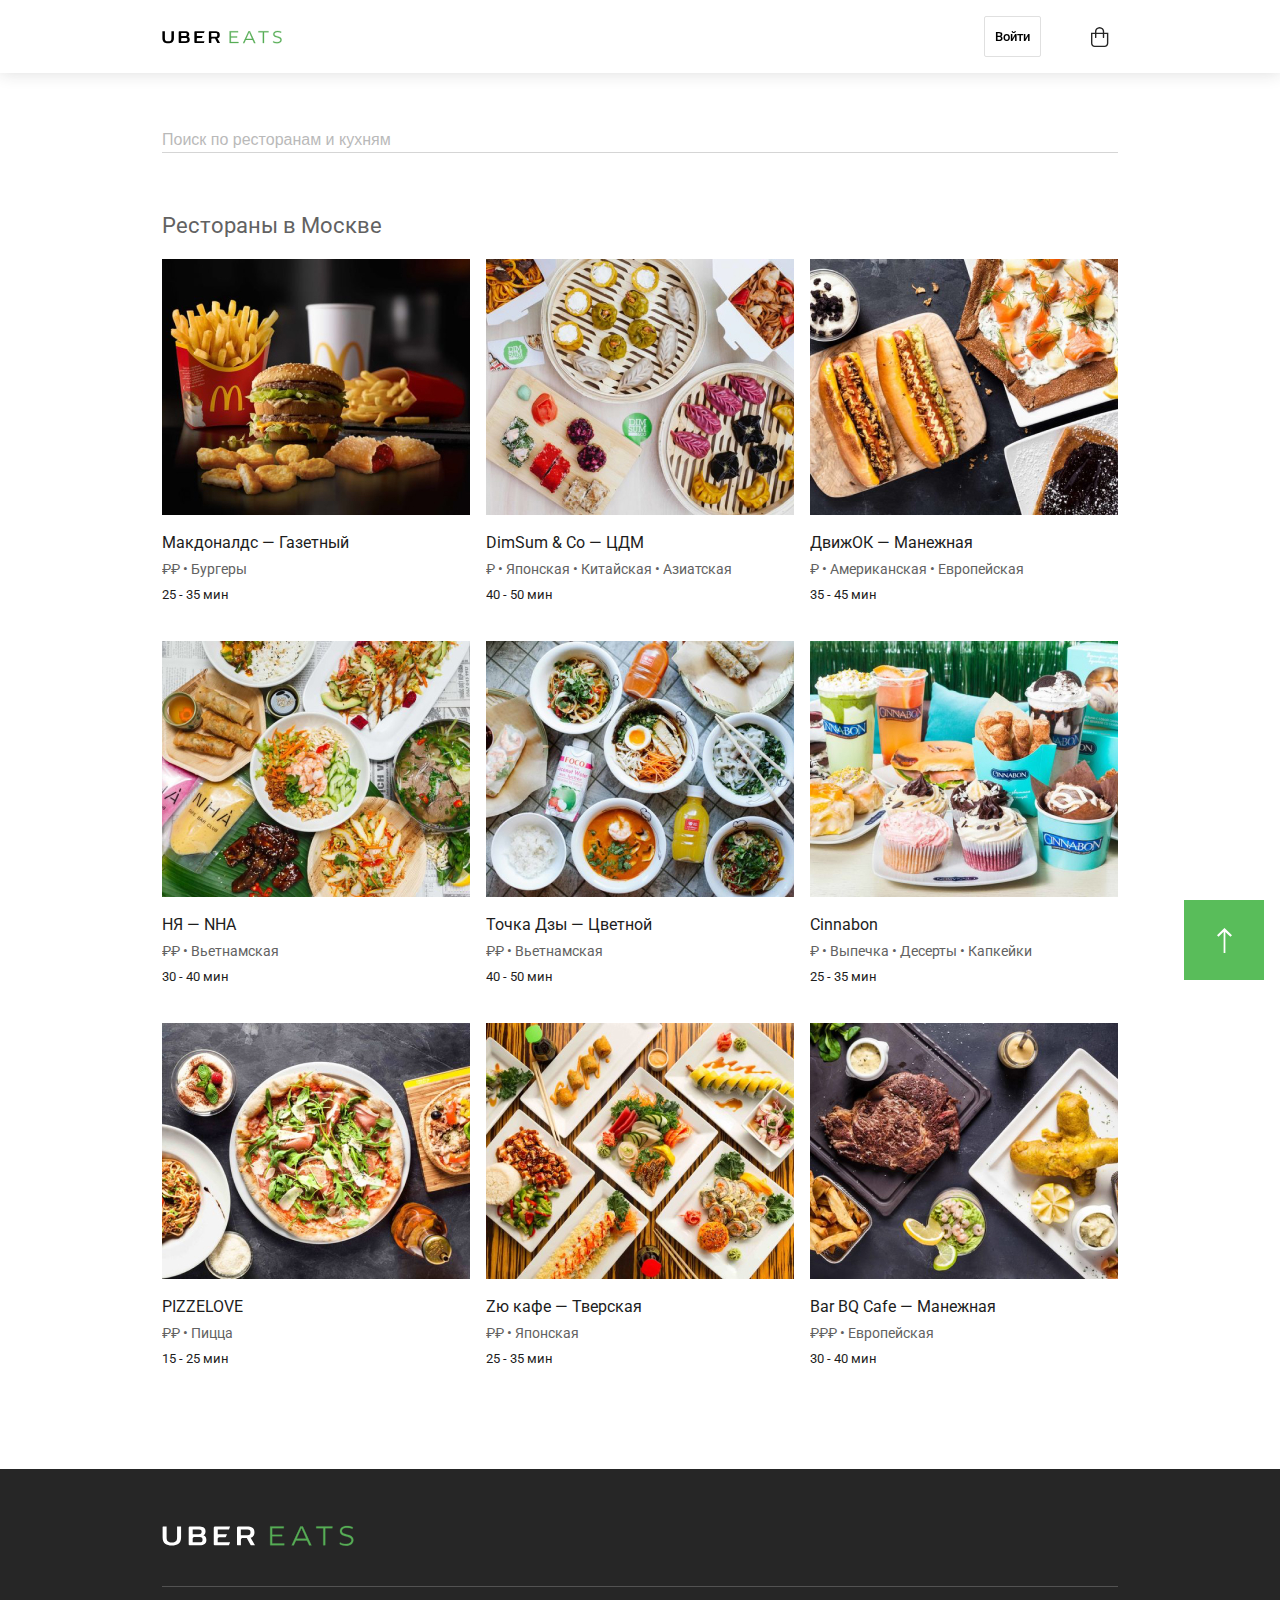
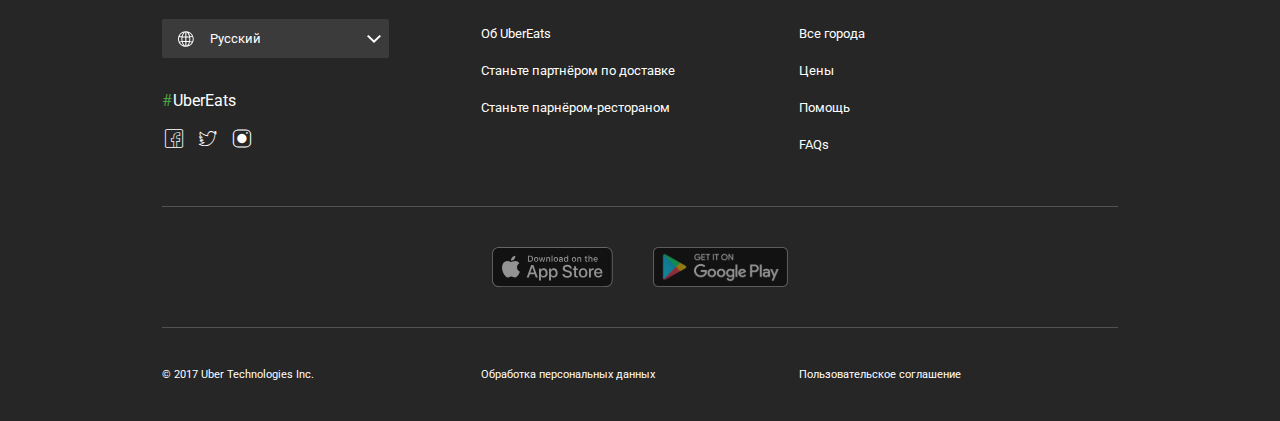
<file: index.html>
<!DOCTYPE html>
<html lang="ru">
<head>
    <meta charset="UTF-8">
    <meta http-equiv="X-UA-Compatible" content="IE=edge">
    <meta name="viewport" content="width=device-width, initial-scale=1.0">
    <link rel="stylesheet" href="css/style.css">
    <title>Uber Eats</title>
</head>
<body>
    <div class="wrapper">
        <header class="header">
            <div class="header__content container">
                <a class="header__logo" href="index.html">
                    <img class="logo" src="images/black-logo.svg" alt="logo">
                </a>
                <div class="header__items">
                    <a class="header__btn btn" href="#">Войти</a>
                    <a class="header__icon icon-basket" href="#" ></a>
                </div>
            </div>
        </header>
        <main class="main">
            <div class="search">
                <div class="container">
                    <form class="search__form" action="#" >
                        <input class="search__input-field" type="text" name="form-field" placeholder="Поиск по ресторанам и кухням" >
                    </form>
                </div>
            </div>
            <div class="container">
                <h2 class="main__title">Рестораны в Москве</h2>
                <div class="main__list">
                    <a class="main__item" href="restaurant.html">
                        <img class="main__image" src="images/mcdonalds.jpg" alt="McDonalds"></img>
                        <div class="main__description">
                            <h3 class="main__subtitle">Макдоналдс — Газетный</h3>
                            <p class="main__text">₽₽ • Бургеры</p>
                            <p class="main__timing">25 - 35 мин</p>
                        </div>
                    </a>
                    <a class="main__item" href="restaurant.html">
                        <img class="main__image" src="images/dimsum.jpg" alt="DimSum">
                        <div class="main__description">
                            <h3 class="main__subtitle">DimSum & Co — ЦДМ</h3>
                            <p class="main__text">₽ • Японская • Китайская • Азиатская</p>
                            <p class="main__timing">40 - 50 мин</p>
                        </div>
                    </a>
                    <a class="main__item" href="restaurant.html">
                        <img class="main__image" src="images/dvijok.jpg" alt="Dvijok" >
                        <div class="main__description">
                            <h3 class="main__subtitle">ДвижОК — Манежная</h3>
                            <p class="main__text">₽ • Американская • Европейская</p>
                            <p class="main__timing">35 - 45 мин</p>
                        </div>
                    </a>
                    <a class="main__item" href="restaurant.html">
                        <img class="main__image" src="images/nia.jpg" alt="Nia">
                        <div class="main__description">
                            <h3 class="main__subtitle">НЯ — NHA</h3>
                            <p class="main__text">₽₽ • Вьетнамская</p>
                            <p class="main__timing">30 - 40 мин</p>
                        </div>
                    </a>
                    <a class="main__item" href="restaurant.html">
                        <img class="main__image" src="images/tochka-dzi.jpg" alt="TockaDzi">
                        <div class="main__description">
                            <h3 class="main__subtitle">Точка Дзы — Цветной</h3>
                            <p class="main__text">₽₽ • Вьетнамская</p>
                            <p class="main__timing">40 - 50 мин</p>
                        </div>
                    </a>
                    <a class="main__item" href="restaurant.html">
                        <img class="main__image" src="images/cinnabon.jpg" alt="Cinnabon">
                        <div class="main__description">
                            <h3 class="main__subtitle">Cinnabon</h3>
                            <p class="main__text">₽ • Выпечка • Десерты • Капкейки</p>
                            <p class="main__timing">25 - 35 мин</p>
                        </div>
                    </a>
                    <a class="main__item" href="restaurant.html">
                        <img class="main__image" src="images/pizzelove.jpg" alt="PizzeLove">
                        <div class="main__description">
                            <h3 class="main__subtitle">PIZZELOVE</h3>
                            <p class="main__text">₽₽ • Пицца</p>
                            <p class="main__timing">15 - 25 мин</p>
                        </div>
                    </a>
                    <a class="main__item" href="restaurant.html">
                        <img class="main__image" src="images/ziu-cafe.jpg" alt="Ziu-cafe">
                        <div class="main__description">
                            <h3 class="main__subtitle">Zю кафе — Тверская</h3>
                            <p class="main__text">₽₽ • Японская</p>
                            <p class="main__timing">25 - 35 мин</p>
                        </div>
                    </a>
                    <a class="main__item" href="restaurant.html">
                        <img class="main__image" src="images/bar-bq-cafe.jpg" alt="BQ-cafe">
                        <div class="main__description">
                            <h3 class="main__subtitle">Bar BQ Cafe — Манежная</h3>
                            <p class="main__text">₽₽₽ • Европейская</p>
                            <p class="main__timing">30 - 40 мин</p>
                        </div>
                    </a>
                </div>
            </div>
        </main>
        <footer class="footer">
            <div class="container">
                <div class="footer__logo">
                    <img class="footer__footer-logo" src="images/white-logo.svg" alt="logo">
                </div>
                <div class="footer__information">
                    <div class="footer__item">
                        <div class="footer__language dropdown">
                            <button class="btn-lang dropbtn" onclick="myFunction()">Русский</button>
                            <div class="btn-lang-content dropdown-content" id="myDropdown">
                                <a class="btn-lang-content__link" href="#">Русский</a>
                                <a class="btn-lang-content__link" href="#">Український</a>
                                <a class="btn-lang-content__link" href="#">English</a>
                            </div>
                        </div>
                        <div class="footer__social-network">
                            <div class="hash-tag">
                                <p class="hash-tag__text"><span class="hash-tag__grid">#</span>UberEats</p>
                            </div>
                            <div class="social-network">
                                <div class="social-network__list">
                                    <a class="social-network__link icon-fb" href="#"></a>
                                    <a class="social-network__link icon-twitter" href="#"></a>
                                    <a class="social-network__link icon-instagram" href="#"></a>
                                </div>
                            </div>
                        </div>
                    </div>
                    <div class="footer__item">
                        <a class="footer__link" href="#">Об UberEats</a>
                        <a class="footer__link" href="#">Станьте партнёром по доставке</a>
                        <a class="footer__link" href="#">Станьте парнёром-рестораном</a>
                    </div>
                    <div class="footer__item">
                        <a class="footer__link" href="#">Все города</a>
                        <a class="footer__link" href="#">Цены</a>
                        <a class="footer__link" href="#">Помощь</a>
                        <a class="footer__link" href="#">FAQs</a>
                    </div>
                </div>
                <div class="footer__item-download">
                    <div class="footer__item-download-content">
                        <a class="footer__item-download-link" href="#">
                            <picture>
                                <source srcset="images/app-store.svg" media="(min-width:768px)">
                                <source srcset="images/app-store-mobile.svg" media="(max-width:767px)">
                                <img class="footer__item-download-image" src="images/app-store.svg" alt="app-store">
                            </picture>
                        </a>
                        <a class="footer__item-download-link" href="#">
                            <picture>
                                <source srcset="images/google-play.svg" media="(min-width:768px)">
                                <source srcset="images/google-play-mobile.svg" media="(max-width:767px)">
                                <img class="footer__item-download-image" src="images/google-play.svg" alt="google-play">
                            </picture>
                        </a>
                    </div>
                </div>
                <div class="footer__bottom">
                    <div class="footer__bottom-content">
                        <p class="footer__bottom-copyright">© 2017 Uber Technologies Inc.</p>
                        <a class="footer__bottom-link" href="#">Обработка персональных данных</a>
                        <a class="footer__bottom-link" href="#">Пользовательское соглашение</a>
                    </div>
                </div>
                <div class="btn-top">
                    <img src="images/btn-top-arrow.svg" alt="arrow">
                </div>
            </div>
        </footer>
    </div>
    <script src="https://code.jquery.com/jquery-3.6.0.min.js"></script>
    <script src="js/script.js"></script>
</body>
</html>
</file>
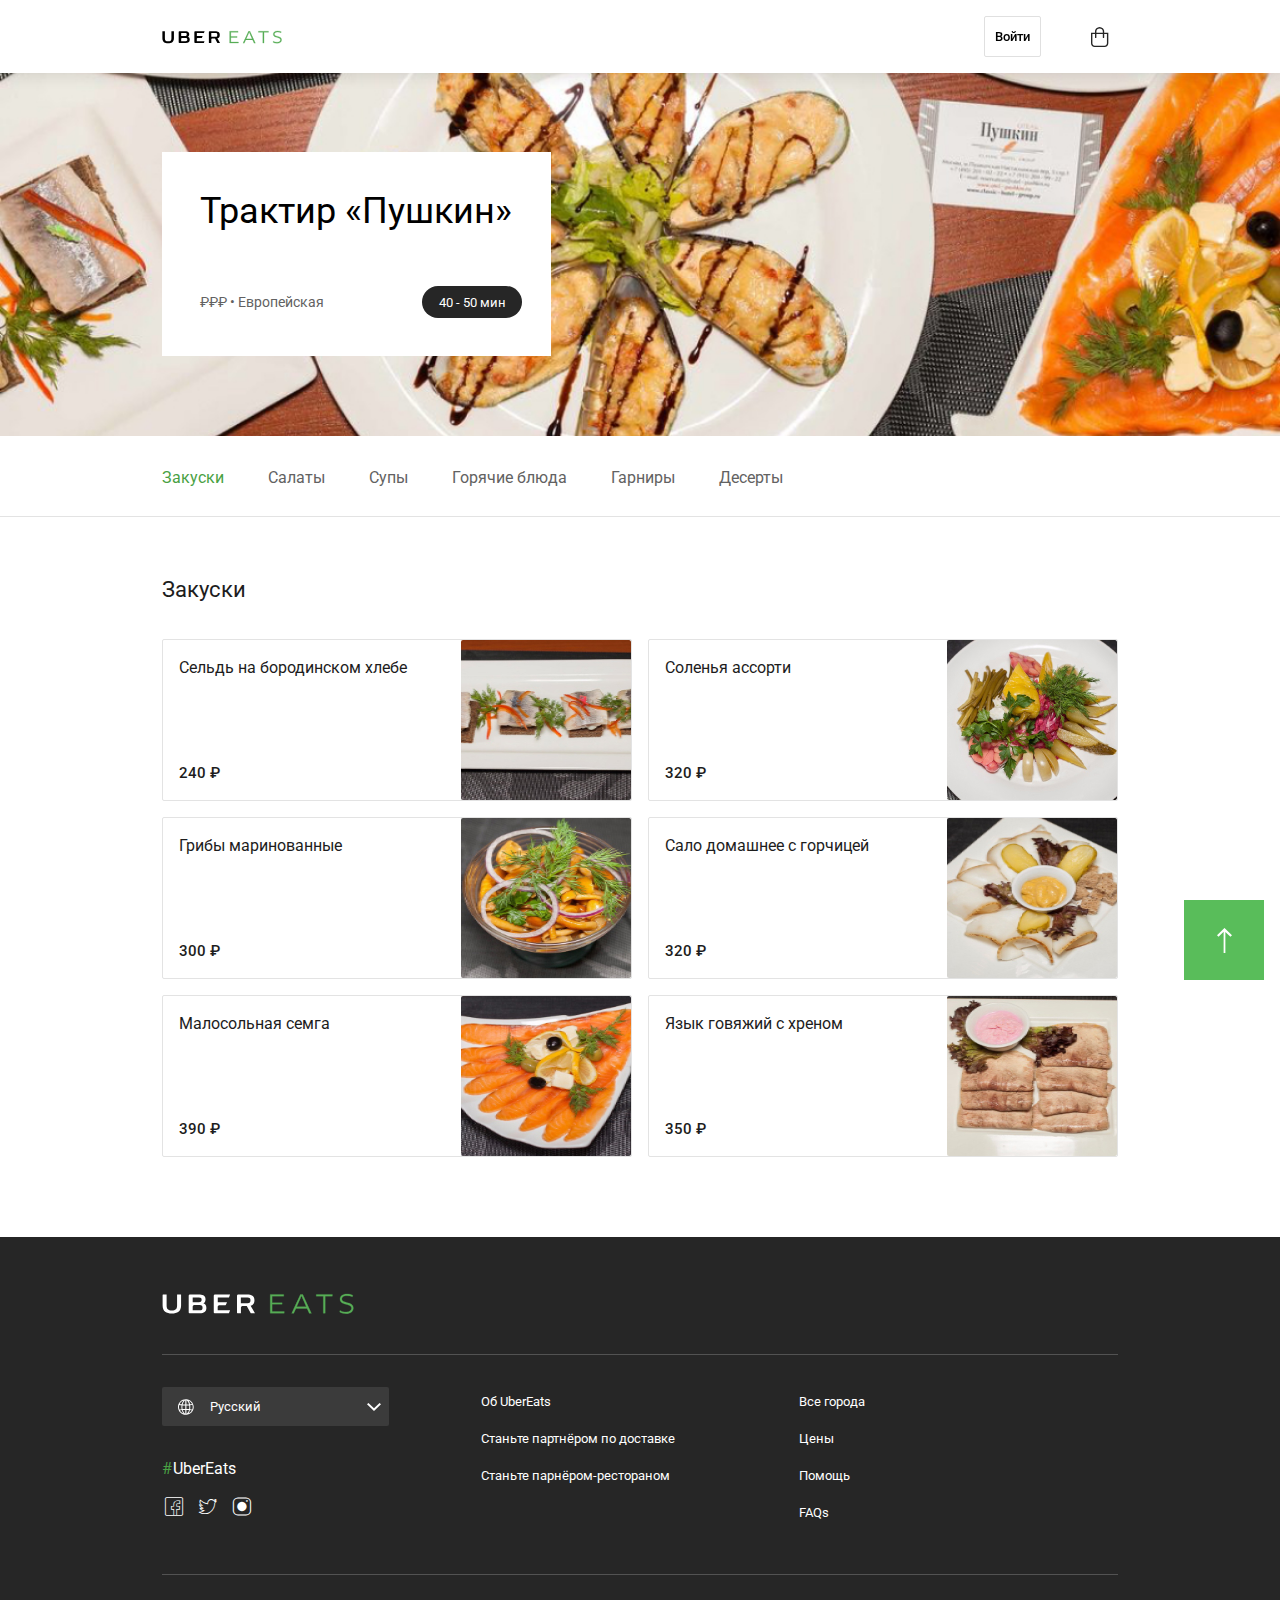
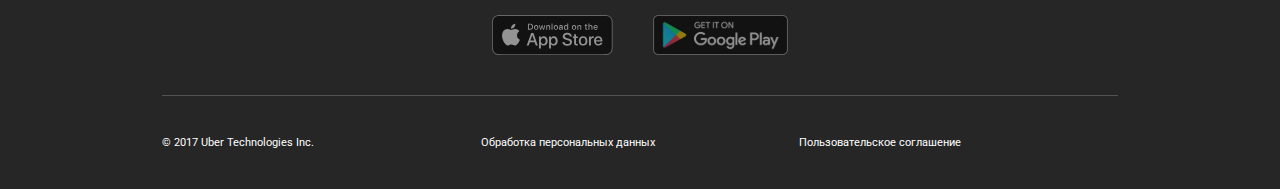
<file: restaurant.html>
<!DOCTYPE html>
<html lang="ru">
<head>
    <meta charset="UTF-8">
    <meta http-equiv="X-UA-Compatible" content="IE=edge">
    <meta name="viewport" content="width=device-width, initial-scale=1.0">
    <link rel="stylesheet" href="css/style.css">
    <title>Uber Eats</title>
</head>
<body>
    <div class="wrapper">
        <header class="header">
            <div class="header__content container">
                <a class="header__logo" href="index.html">
                    <img class="logo" src="images/black-logo.svg" alt="logo">
                </a>
                <div class="header__items">
                    <a class="header__btn btn" href="#">Войти</a>
                    <a class="header__icon icon-basket" href="#" ></a>
                </div>
            </div>
        </header>
        <main class="restaurant">
            <div class="restaurant-block">
                <div class="container">
                    <div class="restaurant-card">
                        <h2 class="restaurant-card__title">Трактир «Пушкин»</h2>
                        <div class="restaurant-card__description">
                            <p class="restaurant-card__text">₽₽₽ • Европейская</p>
                            <div class="restaurant-card__timing">
                                <p class="restaurant-card__timing-text">40 - 50 мин</p>
                            </div>
                        </div>
                    </div>
                </div>
            </div>
            <div class="restaurant-nav">
                <div class="container">
                    <nav class="restaurant-nav__menu">
                        <a class="restaurant-nav__link" href="#">Закуски</a>
                        <a class="restaurant-nav__link" href="#">Салаты</a>
                        <a class="restaurant-nav__link" href="#">Супы</a>
                        <a class="restaurant-nav__link" href="#">Горячие блюда</a>
                        <a class="restaurant-nav__link" href="#">Гарниры</a>
                        <a class="restaurant-nav__link" href="#">Десерты</a>
                    </nav>
                </div>
            </div>
            <div class="restaurant-content">
                <div class="container">
                    <h2 class="restaurant-content__title">Закуски</h2>
                    <div class="restaurant-content__list">
                        <div class="restaurant-content__item">
                            <div class="restaurant-content__description">
                                <h3 class="restaurant-content__subtitle">Сельдь на бородинском хлебе</h3>
                                <p class="restaurant-content__text">С яйцом и огурцом</p>
                                <p class="restaurant-content__price">240 ₽</p>
                            </div>
                            <img class="restaurant-content__image" src="images/fish.jpg" alt="fish">
                        </div>
                        <div class="restaurant-content__item">
                            <div class="restaurant-content__description">
                                <h3 class="restaurant-content__subtitle">Соленья ассорти</h3>
                                <p class="restaurant-content__text">Lorem ipsum dolor sit amet.</p>
                                <p class="restaurant-content__price">320 ₽</p>
                            </div>
                            <img class="restaurant-content__image" src="images/solenia.jpg" alt="solenia">
                        </div>
                        <div class="restaurant-content__item">
                            <div class="restaurant-content__description">
                                <h3 class="restaurant-content__subtitle">Грибы маринованные</h3>
                                <p class="restaurant-content__text">Lorem ipsum dolor sit amet consectetur.</p>
                                <p class="restaurant-content__price">300 ₽</p>
                            </div>
                            <img class="restaurant-content__image" src="images/mushrooms.jpg" alt="mushrooms">
                        </div>
                        <div class="restaurant-content__item">
                            <div class="restaurant-content__description">
                                <h3 class="restaurant-content__subtitle">Сало домашнее с горчицей</h3>
                                <p class="restaurant-content__text">Lorem ipsum dolor, sit amet consectetur adipisicing elit.</p>
                                <p class="restaurant-content__price">320 ₽</p>
                            </div>
                            <img class="restaurant-content__image" src="images/lard.jpg" alt="lard">
                        </div>
                        <div class="restaurant-content__item">
                            <div class="restaurant-content__description">
                                <h3 class="restaurant-content__subtitle">Малосольная семга</h3>
                                <p class="restaurant-content__text">Lorem ipsum dolor, sit amet consectetur adipisicing elit.</p>
                                <p class="restaurant-content__price">390 ₽</p>
                            </div>
                            <img class="restaurant-content__image" src="images/salmon.jpg" alt="salmon">
                        </div>
                        <div class="restaurant-content__item">
                            <div class="restaurant-content__description">
                                <h3 class="restaurant-content__subtitle">Язык говяжий с хреном</h3>
                                <p class="restaurant-content__text">Lorem ipsum dolor, sit amet consectetur adipisicing elit.</p>
                                <p class="restaurant-content__price">350 ₽</p>
                            </div>
                            <img class="restaurant-content__image" src="images/tongue.jpg" alt="tongue">
                        </div>
                    </div>
                </div>
            </div>
        </main>
        <footer class="footer">
            <div class="container">
                <div class="footer__logo">
                    <img class="footer__footer-logo" src="images/white-logo.svg" alt="logo">
                </div>
                <div class="footer__information">
                    <div class="footer__item">
                        <div class="footer__language dropdown">
                            <button class="btn-lang dropbtn" onclick="myFunction()">Русский</button>
                            <div class="btn-lang-content dropdown-content" id="myDropdown">
                                <a class="btn-lang-content__link" href="#">Русский</a>
                                <a class="btn-lang-content__link" href="#">Український</a>
                                <a class="btn-lang-content__link" href="#">English</a>
                            </div>
                        </div>
                        <div class="footer__social-network">
                            <div class="hash-tag">
                                <p class="hash-tag__text"><span class="hash-tag__grid">#</span>UberEats</p>
                            </div>
                            <div class="social-network">
                                <div class="social-network__list">
                                    <a class="social-network__link icon-fb" href="#"></a>
                                    <a class="social-network__link icon-twitter" href="#"></a>
                                    <a class="social-network__link icon-instagram" href="#"></a>
                                </div>
                            </div>
                        </div>
                    </div>
                    <div class="footer__item">
                        <a class="footer__link" href="#">Об UberEats</a>
                        <a class="footer__link" href="#">Станьте партнёром по доставке</a>
                        <a class="footer__link" href="#">Станьте парнёром-рестораном</a>
                    </div>
                    <div class="footer__item">
                        <a class="footer__link" href="#">Все города</a>
                        <a class="footer__link" href="#">Цены</a>
                        <a class="footer__link" href="#">Помощь</a>
                        <a class="footer__link" href="#">FAQs</a>
                    </div>
                </div>
                <div class="footer__item-download">
                    <div class="footer__item-download-content">
                        <a class="footer__item-download-link" href="#">
                            <picture>
                                <source srcset="images/app-store.svg" media="(min-width:768px)">
                                <source srcset="images/app-store-mobile.svg" media="(max-width:767px)">
                                <img class="footer__item-download-image" src="images/app-store.svg" alt="app-store">
                            </picture>
                        </a>
                        <a class="footer__item-download-link" href="#">
                            <picture>
                                <source srcset="images/google-play.svg" media="(min-width:768px)">
                                <source srcset="images/google-play-mobile.svg" media="(max-width:767px)">
                                <img class="footer__item-download-image" src="images/google-play.svg" alt="google-play">
                            </picture>
                        </a>
                    </div>
                </div>
                <div class="footer__bottom">
                    <div class="footer__bottom-content">
                        <p class="footer__bottom-copyright">© 2017 Uber Technologies Inc.</p>
                        <a class="footer__bottom-link" href="#">Обработка персональных данных</a>
                        <a class="footer__bottom-link" href="#">Пользовательское соглашение</a>
                    </div>
                </div>
                <div class="btn-top">
                    <img src="images/btn-top-arrow.svg" alt="arrow">
                </div>
            </div>
        </footer>
    </div>
    <script src="https://code.jquery.com/jquery-3.6.0.min.js"></script>
    <script src="js/script.js"></script>
</body>
</html>
</file>
<file: css/style.css>
/* http://meyerweb.com/eric/tools/css/reset/ 
v2.0 | 20110126
License: none (public domain)
*/
@import url("https://fonts.googleapis.com/css2?family=Roboto:wght@400;500&display=swap");
html, body, div, span, applet, object, iframe,
h1, h2, h3, h4, h5, h6, p, blockquote, pre,
a, abbr, acronym, address, big, cite, code,
del, dfn, em, img, ins, kbd, q, s, samp,
small, strike, strong, sub, sup, tt, var,
b, u, i, center,
dl, dt, dd, ol, ul, li,
fieldset, form, label, legend,
table, caption, tbody, tfoot, thead, tr, th, td,
article, aside, canvas, details, embed,
figure, figcaption, footer, header, hgroup,
menu, nav, output, ruby, section, summary,
time, mark, audio, video {
  margin: 0;
  padding: 0;
  border: 0;
  font-size: 100%;
  font: inherit;
  vertical-align: baseline;
}

/* HTML5 display-role reset for older browsers */
article, aside, details, figcaption, figure,
footer, header, hgroup, menu, nav, section {
  display: block;
}

body {
  line-height: 1;
}

ol, ul {
  list-style: none;
}

blockquote, q {
  quotes: none;
}

blockquote:before, blockquote:after,
q:before, q:after {
  content: "";
  content: none;
}

table {
  border-collapse: collapse;
  border-spacing: 0;
}

@font-face {
  font-family: "icons";
  src: url("../fonts/icons.eot?x6m8c1");
  src: url("../fonts/icons.eot?x6m8c1#iefix") format("embedded-opentype"), url("../fonts/icons.ttf?x6m8c1") format("truetype"), url("../fonts/icons.woff?x6m8c1") format("woff"), url("../fonts/icons.svg?x6m8c1#icons") format("svg");
  font-weight: normal;
  font-style: normal;
  font-display: block;
}
[class^=icon-], [class*=" icon-"] {
  /* use !important to prevent issues with browser extensions that change fonts */
  font-family: "icons" !important;
  /*   speak: never; */
  font-style: normal;
  font-weight: normal;
  font-variant: normal;
  text-transform: none;
  line-height: 1;
  /* Better Font Rendering =========== */
  -webkit-font-smoothing: antialiased;
  -moz-osx-font-smoothing: grayscale;
}

.icon-basket:before {
  content: "\e900";
}

.icon-fb:before {
  content: "\e901";
}

.icon-instagram:before {
  content: "\e902";
}

.icon-twitter:before {
  content: "\e903";
}

* {
  box-sizing: border-box;
}

html,
body {
  height: 100%;
  font-family: "Roboto", sans-serif;
  font-weight: 400;
}

.wrapper {
  min-height: 100%;
  display: flex;
  flex-direction: column;
}

.container {
  max-width: 990px;
  margin: 0 auto;
  padding: 0 17px;
}

.header {
  width: 100%;
  position: fixed;
  left: 0;
  top: 0;
  z-index: 100;
  background-color: #fff;
  box-shadow: 0px 0px 16px rgba(38, 38, 38, 0.16);
  padding: 16px 0;
}
.header__content {
  display: flex;
  justify-content: space-between;
  align-items: center;
}
.header__logo {
  display: block;
  padding: 14px 0 13px 0;
}
.header__items {
  width: 134px;
  display: flex;
  justify-content: space-between;
  align-items: center;
}
.header__icon {
  display: block;
  font-size: 21px;
  color: #262626;
  text-decoration: none;
  padding: 10px;
}
.header__icon:hover {
  color: #59BD5A;
  transition: all 0.3s ease;
}

.logo {
  display: block;
}

.btn {
  display: block;
  max-width: 78px;
  padding: 13px 10px;
  font-size: 13px;
  line-height: 13px;
  font-weight: 500;
  color: #000;
  text-align: center;
  text-decoration: none;
  border: 1px solid #E0E0E0;
  border-radius: 2px;
}
.btn:hover {
  color: #59BD5A;
  border: 1px solid rgba(89, 189, 90, 0.3);
  transition: all 0.3s ease;
}

.search {
  margin: 0 0 56px 0;
}
.search__form {
  width: 100%;
  border-bottom: 1px solid rgba(117, 117, 117, 0.3);
}
.search__input-field {
  width: 100%;
  max-width: 235px;
  border: none;
  font-size: 16px;
  line-height: 24px;
  color: #626262;
  opacity: 0.5;
  outline: none;
  padding: 0;
}

.main {
  flex: 1 1 auto;
  padding: 128px 0 80px 0;
}
.main__title {
  font-size: 22px;
  line-height: 34px;
  color: #626262;
  margin-bottom: 16px;
}
.main__list {
  display: grid;
  grid-template-columns: repeat(3, 1fr);
  grid-gap: 16px;
}
.main__item {
  display: flex;
  flex-direction: column;
  justify-content: space-between;
  text-decoration: none;
  min-height: 366px;
  padding: 0 0 20px 0;
  overflow: hidden;
}
.main__item:hover {
  background-color: #dedede;
}
.main__item:hover .main__image {
  transform: scale(1.05);
  transition-duration: 0.6s;
}
.main__image {
  object-fit: cover;
  transition-duration: 0.6s;
  max-height: 256px;
}
.main__description {
  display: flex;
  flex-direction: column;
  justify-content: space-between;
  min-height: 74px;
}
.main__subtitle {
  font-size: 16px;
  line-height: 24px;
  color: #1D1D1D;
}
.main__text {
  font-size: 14px;
  line-height: 21px;
  color: #626262;
}
.main__timing {
  font-size: 13px;
  line-height: 21px;
  color: #1D1D1D;
}

.footer {
  background-color: #262626;
  padding: 56px 0 0 0;
}
.footer__logo {
  border-bottom: 1px solid rgba(151, 151, 151, 0.4);
}
.footer__footer-logo {
  display: block;
  margin: 0 0 40px 0;
}
.footer__information {
  display: flex;
  padding: 32px 0 47px 0;
  border-bottom: 1px solid rgba(151, 151, 151, 0.4);
}
.footer__item {
  width: 33.333%;
}
.footer__link {
  display: block;
  font-size: 13px;
  line-height: 15px;
  text-decoration: none;
  color: #FFFFFF;
  padding: 7px 0;
  margin: 0 0 8px 0;
}
.footer__link:last-child {
  margin: 0;
}
.footer__link:hover {
  color: #59BD5A;
  transition-duration: 0.5s;
}
.footer__language {
  position: relative;
  margin: 0 0 33px 0;
}
.footer__social-network {
  padding: 0 0 7px 0;
}
.footer__item-download {
  margin: 0 auto;
  padding: 40px 0;
  border-bottom: 1px solid rgba(151, 151, 151, 0.4);
}
.footer__item-download-content {
  width: 296px;
  display: flex;
  justify-content: space-between;
  margin: 0 auto;
}
.footer__item-download-link {
  display: block;
  opacity: 0.5;
  transition-duration: 0.3s;
}
.footer__item-download-link:hover {
  opacity: 1;
  transition-duration: 0.4s;
}
.footer__item-download-image {
  display: block;
}
.footer__bottom {
  padding: 35px 0;
}
.footer__bottom-content {
  display: flex;
  align-items: center;
  font-size: 11px;
  line-height: 13px;
  color: #FFFFFF;
}
.footer__bottom-copyright {
  display: block;
  width: 33.333%;
}
.footer__bottom-link {
  display: block;
  width: 33.333%;
  text-decoration: none;
  color: #FFFFFF;
  padding: 5px 0;
}
.footer__bottom-link:hover {
  color: #59BD5A;
  transition-duration: 0.5s;
}

.btn-lang {
  position: relative;
  width: 227px;
  display: flex;
  justify-content: space-between;
  align-items: center;
  font-family: "Roboto", sans-serif;
  font-weight: 400;
  font-size: 13px;
  line-height: 15px;
  color: #FFFFFF;
  background-color: #3B3B3B;
  border: none;
  border-radius: 2px;
  cursor: pointer;
  padding: 12px 8px 12px 48px;
}
.btn-lang::before {
  content: "";
  display: block;
  position: absolute;
  left: 16px;
  top: 12px;
  width: 16px;
  height: 16px;
  background-image: url(../images/world.svg);
  background-repeat: no-repeat;
}
.btn-lang::after {
  content: "";
  display: block;
  position: absolute;
  right: 8px;
  top: 16px;
  width: 14px;
  height: 8px;
  background-image: url(../images/arrow.svg);
  background-repeat: no-repeat;
  transform: rotate(0deg);
  transition-duration: 0.5s;
}
.btn-lang:focus::after {
  transform: rotate(180deg);
  transition-duration: 0.5s;
}
.btn-lang:focus {
  border-bottom-left-radius: 0;
  border-bottom-right-radius: 0;
}

.btn-lang-content {
  display: none;
  position: absolute;
  width: 227px;
  z-index: 5;
}
.btn-lang-content__link {
  display: block;
  color: #FFFFFF;
  background-color: #3B3B3B;
  text-decoration: none;
  font-size: 13px;
  line-height: 15px;
  padding: 8px 8px 8px 48px;
}
.btn-lang-content__link:last-child {
  border-bottom-left-radius: 2px;
  border-bottom-right-radius: 2px;
}
.btn-lang-content__link:hover {
  background-color: #59BD5A;
  transition-duration: 0.4s;
}

.show {
  display: block;
}

.hash-tag {
  margin: 0 0 17px 0;
}
.hash-tag__text {
  font-size: 16px;
  line-height: 19px;
  color: #FFFFFF;
}
.hash-tag__grid {
  color: #49A144;
  margin-right: 1px;
}

.social-network {
  width: 92px;
}
.social-network__list {
  display: flex;
  justify-content: space-between;
}
.social-network__link {
  text-decoration: none;
  font-size: 24px;
  line-height: 24px;
  color: #FFFFFF;
}
.social-network__link:hover {
  color: #59BD5A;
  transition-duration: 0.5s;
}

.btn-top {
  width: 80px;
  height: 80px;
  background-color: #59BD5A;
  display: flex;
  justify-content: center;
  align-items: center;
  position: fixed;
  bottom: -80px;
  right: 16px;
  cursor: pointer;
  transition: 0.3s linear;
}
.btn-top.active {
  bottom: 24px;
  transition: 0.3s linear;
}

.restaurant {
  flex: 1 1 auto;
  padding: 72px 0 0 0;
}

.restaurant-block {
  position: relative;
  min-height: 364px;
  background-image: url(../images/restaurant-desktop.jpg);
  background-repeat: no-repeat;
  background-position: top;
  background-size: cover;
  padding: 80px 0;
}

.restaurant-card {
  display: flex;
  flex-direction: column;
  justify-content: space-between;
  max-width: 389px;
  min-height: 204px;
  background-color: #FFFFFF;
  padding: 38px 29px 38px 38px;
}
.restaurant-card__title {
  font-size: 36px;
  line-height: 42px;
}
.restaurant-card__description {
  display: flex;
  justify-content: space-between;
  align-items: center;
}
.restaurant-card__text {
  font-size: 14px;
  line-height: 16px;
  color: #626262;
}
.restaurant-card__timing {
  display: flex;
  align-items: center;
  justify-content: center;
  width: 100px;
  height: 32px;
  background: #262626;
  border-radius: 16px;
  padding: 5px;
}
.restaurant-card__timing-text {
  font-size: 13px;
  line-height: 15px;
  color: #FFFFFF;
}

.restaurant-nav {
  border-bottom: 1px solid rgba(117, 117, 117, 0.2);
}
.restaurant-nav__menu {
  padding: 32px 0 29px 0;
}
.restaurant-nav__link {
  font-size: 16px;
  line-height: 19px;
  color: #626262;
  text-decoration: none;
  margin-right: 40px;
  transition: color 0.3s ease;
}
.restaurant-nav__link:nth-child(1) {
  color: #49A144;
}
.restaurant-nav__link:last-child {
  margin-right: 0;
}
.restaurant-nav__link:hover {
  color: #49A144;
  transition: color 0.2s ease;
}

.restaurant-content {
  padding: 56px 0 80px 0;
}
.restaurant-content__title {
  font-size: 22px;
  line-height: 34px;
  color: #1D1D1D;
  margin: 0 0 32px 0;
}
.restaurant-content__list {
  display: grid;
  grid-template-columns: repeat(2, 1fr);
  grid-gap: 16px;
}
.restaurant-content__item {
  display: flex;
  justify-content: space-between;
  border: 1px solid rgba(117, 117, 117, 0.2);
  border-radius: 2px;
  overflow: hidden;
  cursor: pointer;
}
.restaurant-content__item:hover {
  background-color: #D8D8D8;
}
.restaurant-content__item:hover .restaurant-content__text {
  display: block;
}
.restaurant-content__item:hover .restaurant-content__image {
  transform: scale(1.05);
  transition-duration: 0.6s;
}
.restaurant-content__description {
  display: flex;
  flex-direction: column;
  justify-content: space-between;
  padding: 16px;
}
.restaurant-content__description:hover {
  display: block;
}
.restaurant-content__subtitle {
  font-size: 16px;
  line-height: 24px;
  color: #1D1D1D;
}
.restaurant-content__text {
  display: none;
  font-size: 13px;
  line-height: 21px;
  color: #626262;
  min-height: 83px;
}
.restaurant-content__price {
  font-size: 15px;
  line-height: 21px;
  font-weight: 500;
  color: #1D1D1D;
}
.restaurant-content__image {
  width: 170px;
  min-height: 160px;
  border-radius: 2px;
  object-fit: cover;
  object-position: center;
  transition-duration: 0.6s;
}

@media (max-width: 989px) {
  .main__list {
    grid-template-columns: repeat(2, 1fr);
  }

  .btn-lang {
    width: 176px;
  }

  .btn-lang-content {
    width: 176px;
  }

  .social-network {
    width: 96px;
  }

  .restaurant-block {
    background-image: url(../images/restaurant-tablet.jpg);
  }

  .restaurant-card {
    max-width: 432px;
    padding: 38px 52px 38px 48px;
  }
  .restaurant-card__title {
    font-size: 36px;
    line-height: 42px;
  }
  .restaurant-card__timing {
    width: 94px;
  }
  .restaurant-card__timing-text {
    font-size: 12px;
    line-height: 14px;
  }

  .restaurant-content {
    padding: 56px 0 48px 0;
  }
  .restaurant-content__list {
    grid-template-columns: repeat(1, 1fr);
  }
  .restaurant-content__image {
    width: 200px;
  }
}
@media (max-width: 767px) {
  body {
    min-width: 320px;
  }

  .container {
    padding: 0 6px;
  }

  .header__items {
    justify-content: flex-end;
  }
  .header__btn {
    margin-right: 10px;
  }
  .header__icon {
    display: none;
  }

  .main__list {
    grid-template-columns: repeat(1, 1fr);
  }
  .main__item {
    min-height: 356px;
  }
  .main__image {
    max-height: 246px;
  }

  .btn-lang {
    width: 173px;
  }

  .btn-lang-content {
    width: 173px;
  }

  .footer__information {
    flex-direction: column;
    padding: 32px 0 37px 0;
  }
  .footer__item {
    width: 100%;
  }
  .footer__link:last-child {
    margin: 0 0 8px 0;
  }
  .footer__language {
    margin: 0 0 32px 0;
  }
  .footer__social-network {
    padding: 0;
    margin: 0 0 32px 0;
  }
  .footer__item-download {
    padding: 24px 0;
  }
  .footer__item-download-content {
    width: 257px;
  }
  .footer__bottom {
    padding: 39px 0 38px 0;
  }
  .footer__bottom-content {
    flex-direction: column;
    align-items: flex-start;
  }
  .footer__bottom-copyright {
    width: 100%;
    margin: 0 0 14px 0;
  }
  .footer__bottom-link {
    width: 100%;
    margin: 0 0 10px 0;
  }

  .btn-top {
    width: 64px;
    height: 64px;
  }

  .restaurant-block {
    background-image: url(../images/restaurant-mobile.jpg);
    padding: 0;
  }

  .restaurant-card {
    position: absolute;
    left: 6px;
    bottom: -58px;
    align-items: center;
    width: 308px;
    min-height: 180px;
    padding: 24px;
    box-shadow: 0px 0px 16px rgba(38, 38, 38, 0.16);
  }
  .restaurant-card__title {
    font-size: 24px;
    line-height: 28px;
  }
  .restaurant-card__description {
    min-height: 64px;
    display: flex;
    flex-direction: column;
    justify-content: space-between;
    align-items: center;
  }
  .restaurant-card__timing {
    display: flex;
    align-items: center;
    justify-content: center;
    width: 98px;
    border-radius: 16px;
  }
  .restaurant-card__timing-text {
    font-size: 12px;
    line-height: 14px;
  }

  .restaurant-nav {
    display: none;
  }

  .restaurant-content {
    padding: 112px 0 40px 0;
  }
  .restaurant-content__title {
    text-align: center;
  }
  .restaurant-content__title::after {
    content: "";
    display: block;
    width: 50px;
    height: 1px;
    background: #757575;
    margin: 12px auto 43px auto;
  }
  .restaurant-content__list {
    grid-template-columns: repeat(1, 1fr);
  }
  .restaurant-content__item {
    border: none;
    border-bottom: 1px solid rgba(117, 117, 117, 0.2);
  }
  .restaurant-content__item:hover .restaurant-content__subtitle {
    white-space: normal;
    overflow: visible;
    text-overflow: clip;
  }
  .restaurant-content__description {
    width: 188px;
    max-width: 100%;
    padding: 0 18px 16px 0;
  }
  .restaurant-content__subtitle {
    font-size: 14px;
    line-height: 24px;
    white-space: nowrap;
    overflow: hidden;
    text-overflow: ellipsis;
  }
  .restaurant-content__text {
    font-size: 13px;
    line-height: 21px;
    min-height: 41px;
  }
  .restaurant-content__price {
    font-size: 15px;
    line-height: 21px;
  }
  .restaurant-content__image {
    width: 102px;
    min-height: 102px;
  }
}

/*# sourceMappingURL=style.css.map */
</file>
